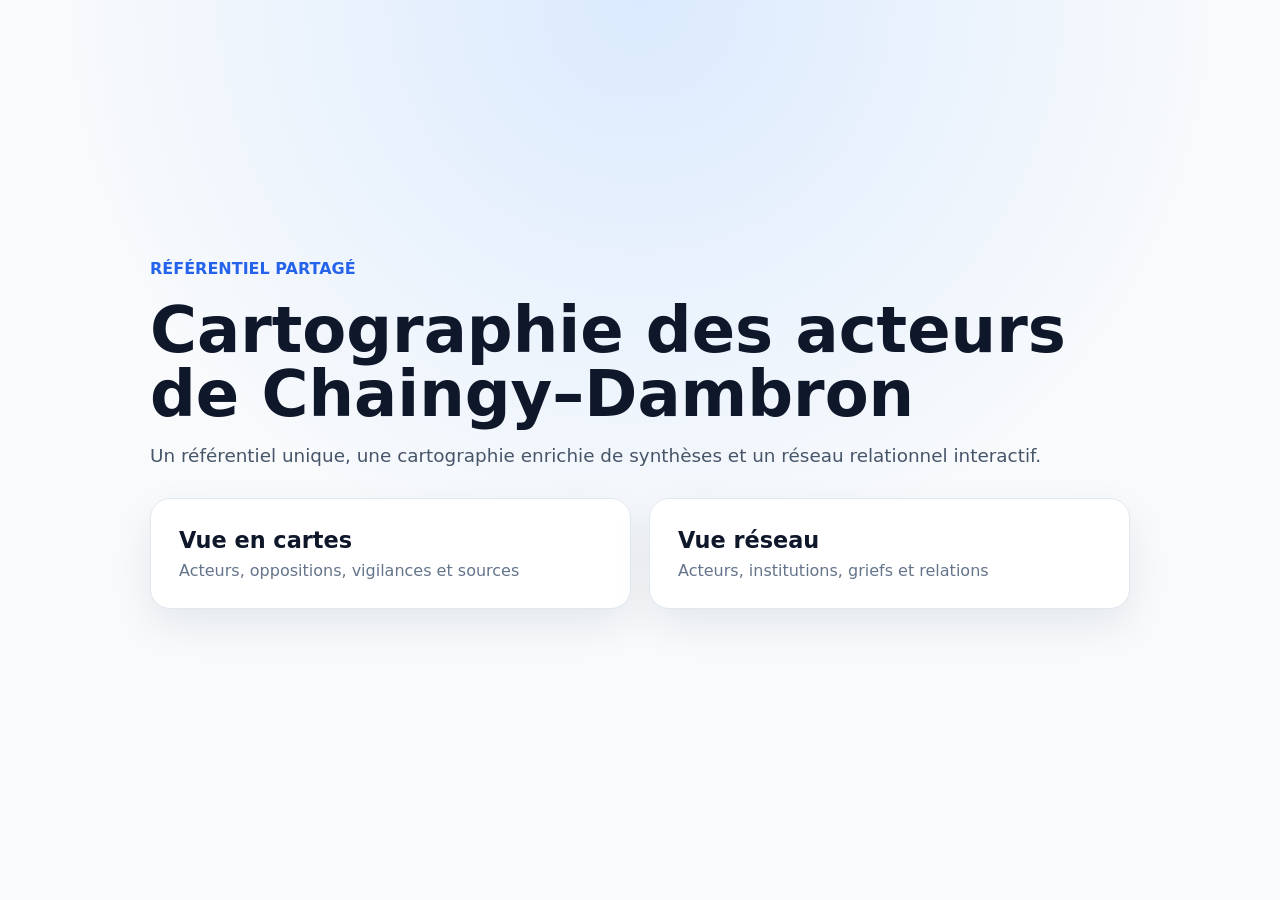
<file: index.html>
<!doctype html><html lang="fr"><head><meta charset="utf-8"><meta name="viewport" content="width=device-width,initial-scale=1"><title>Chaingy–Dambron</title><link rel="stylesheet" href="assets/css/common.css"></head><body><main class="landing"><div class="hero"><span class="eyebrow">Référentiel partagé</span><h1>Cartographie des acteurs de Chaingy–Dambron</h1><p>Un référentiel unique, une cartographie enrichie de synthèses et un réseau relationnel interactif.</p><div class="choices"><a class="choice" href="apps/cards/"><strong>Vue en cartes</strong><span>Acteurs, oppositions, vigilances et sources</span></a><a class="choice" href="apps/network/"><strong>Vue réseau</strong><span>Acteurs, institutions, griefs et relations</span></a></div></div></main></body></html>
</file>
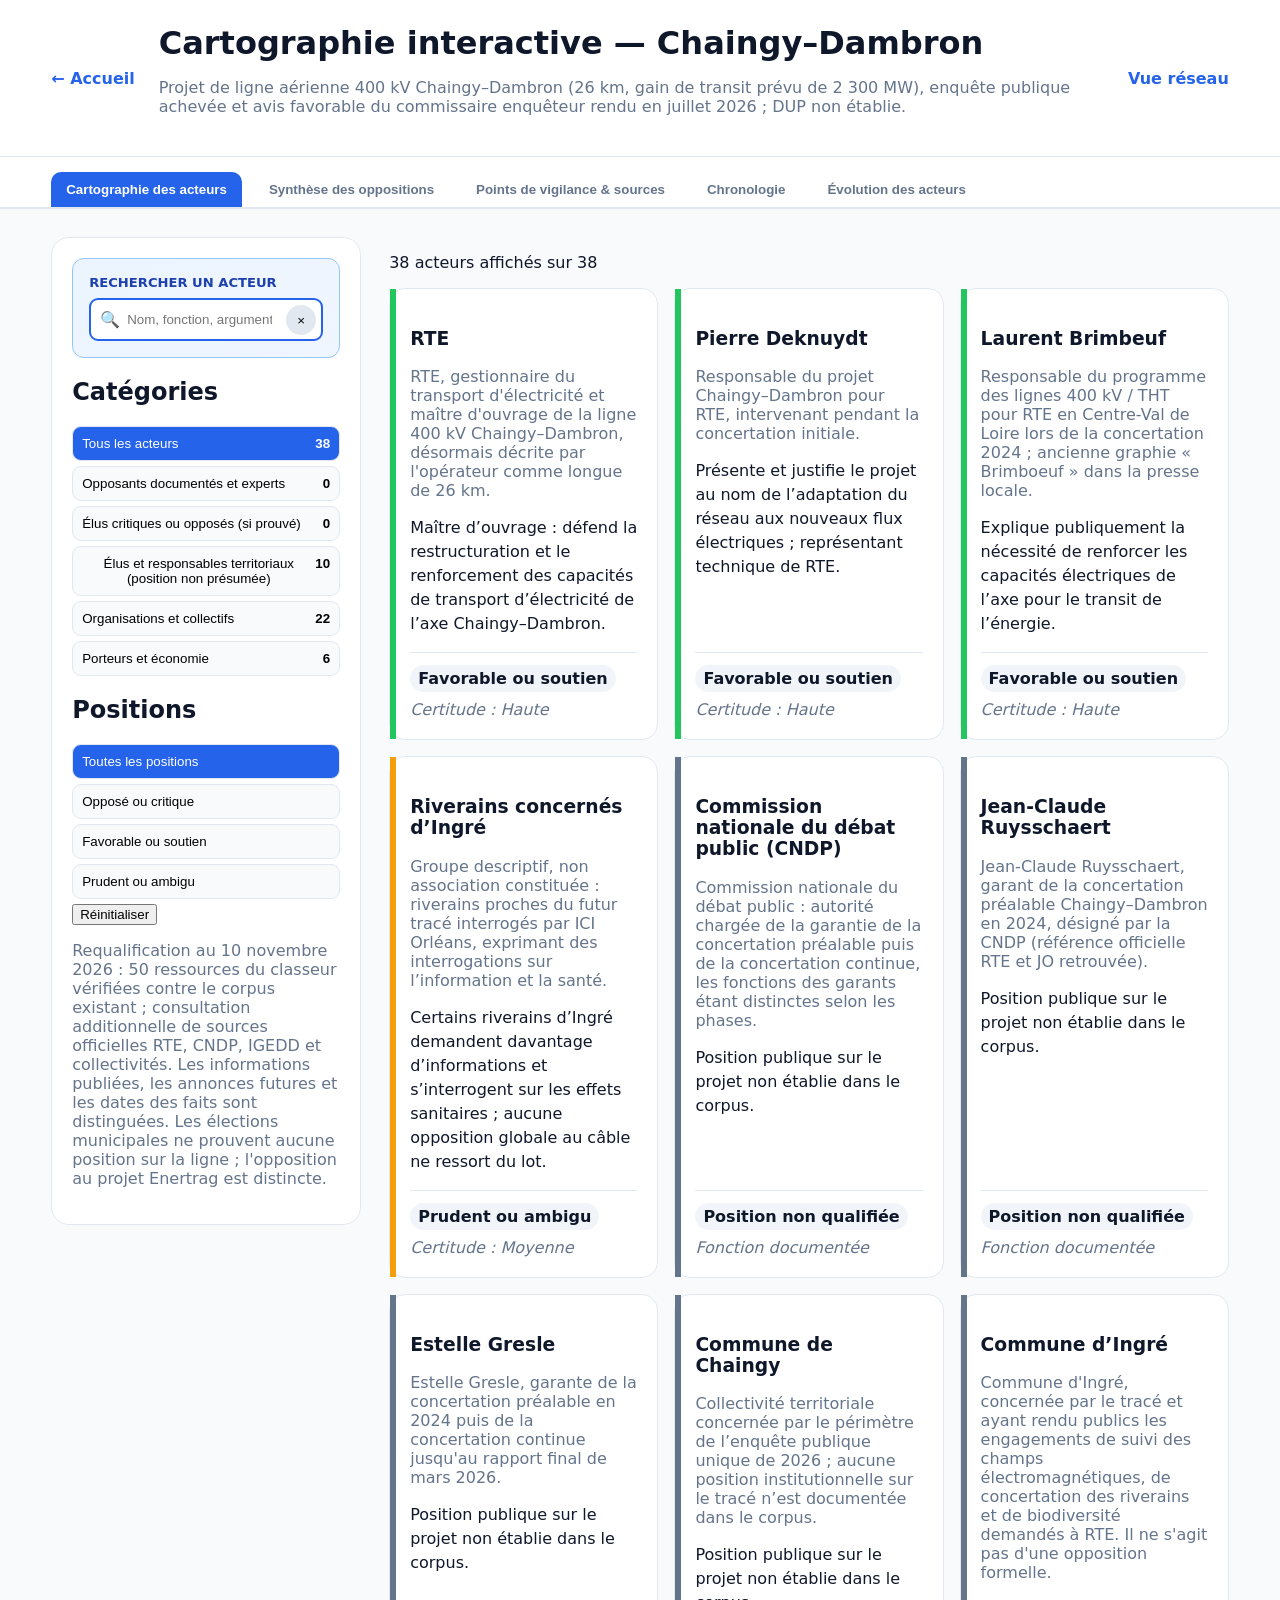
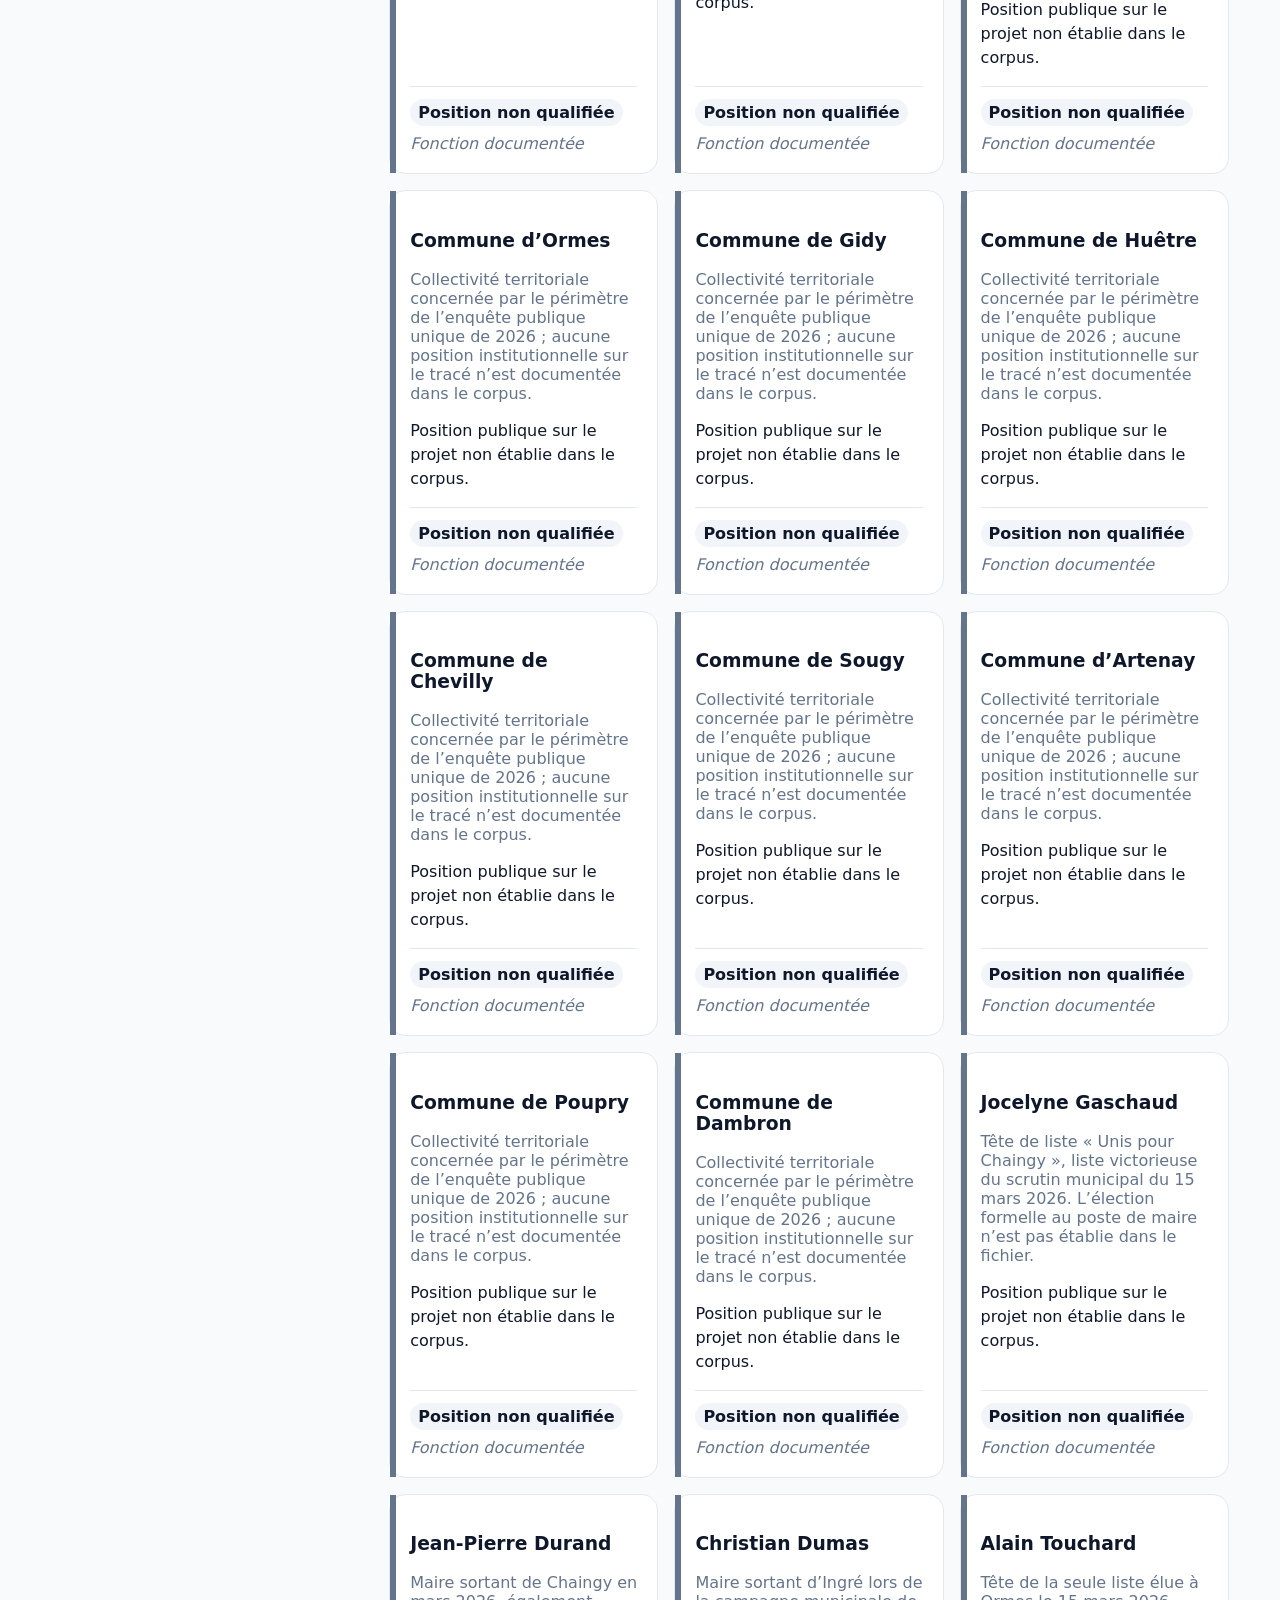
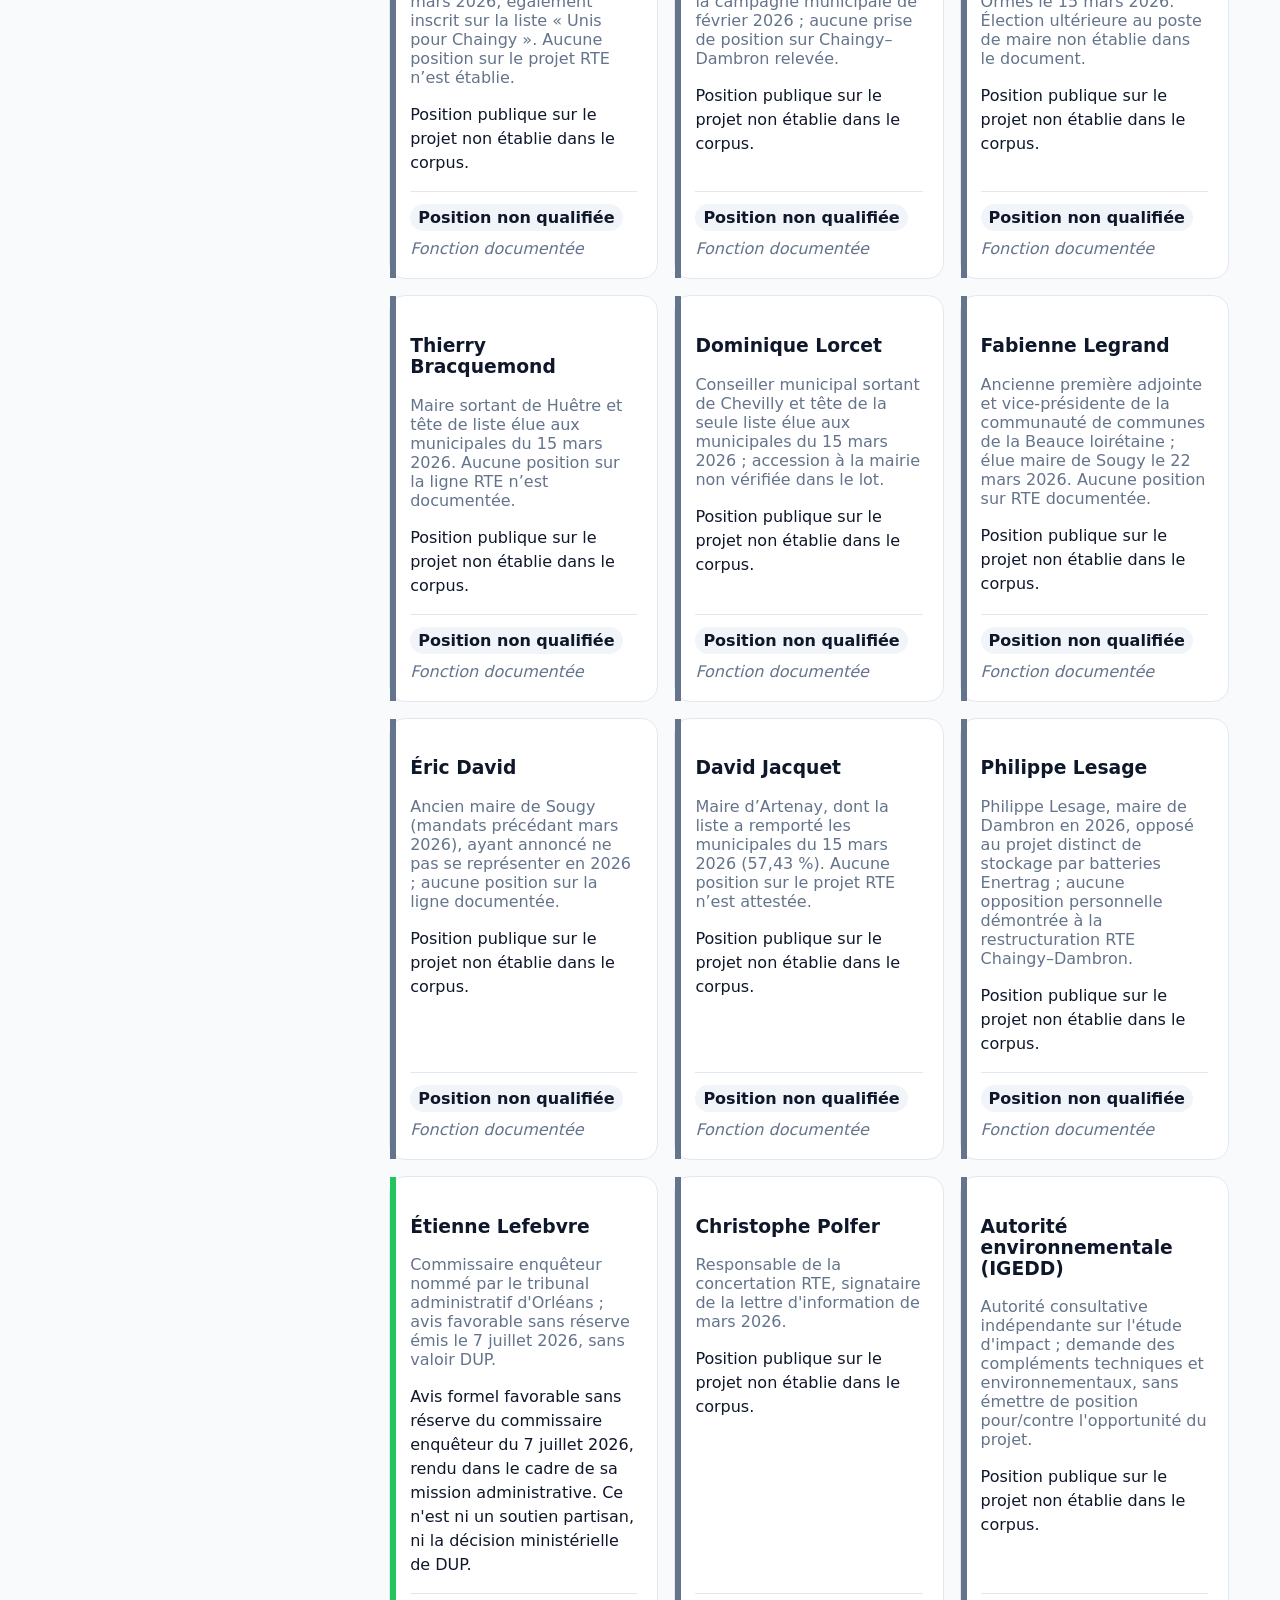
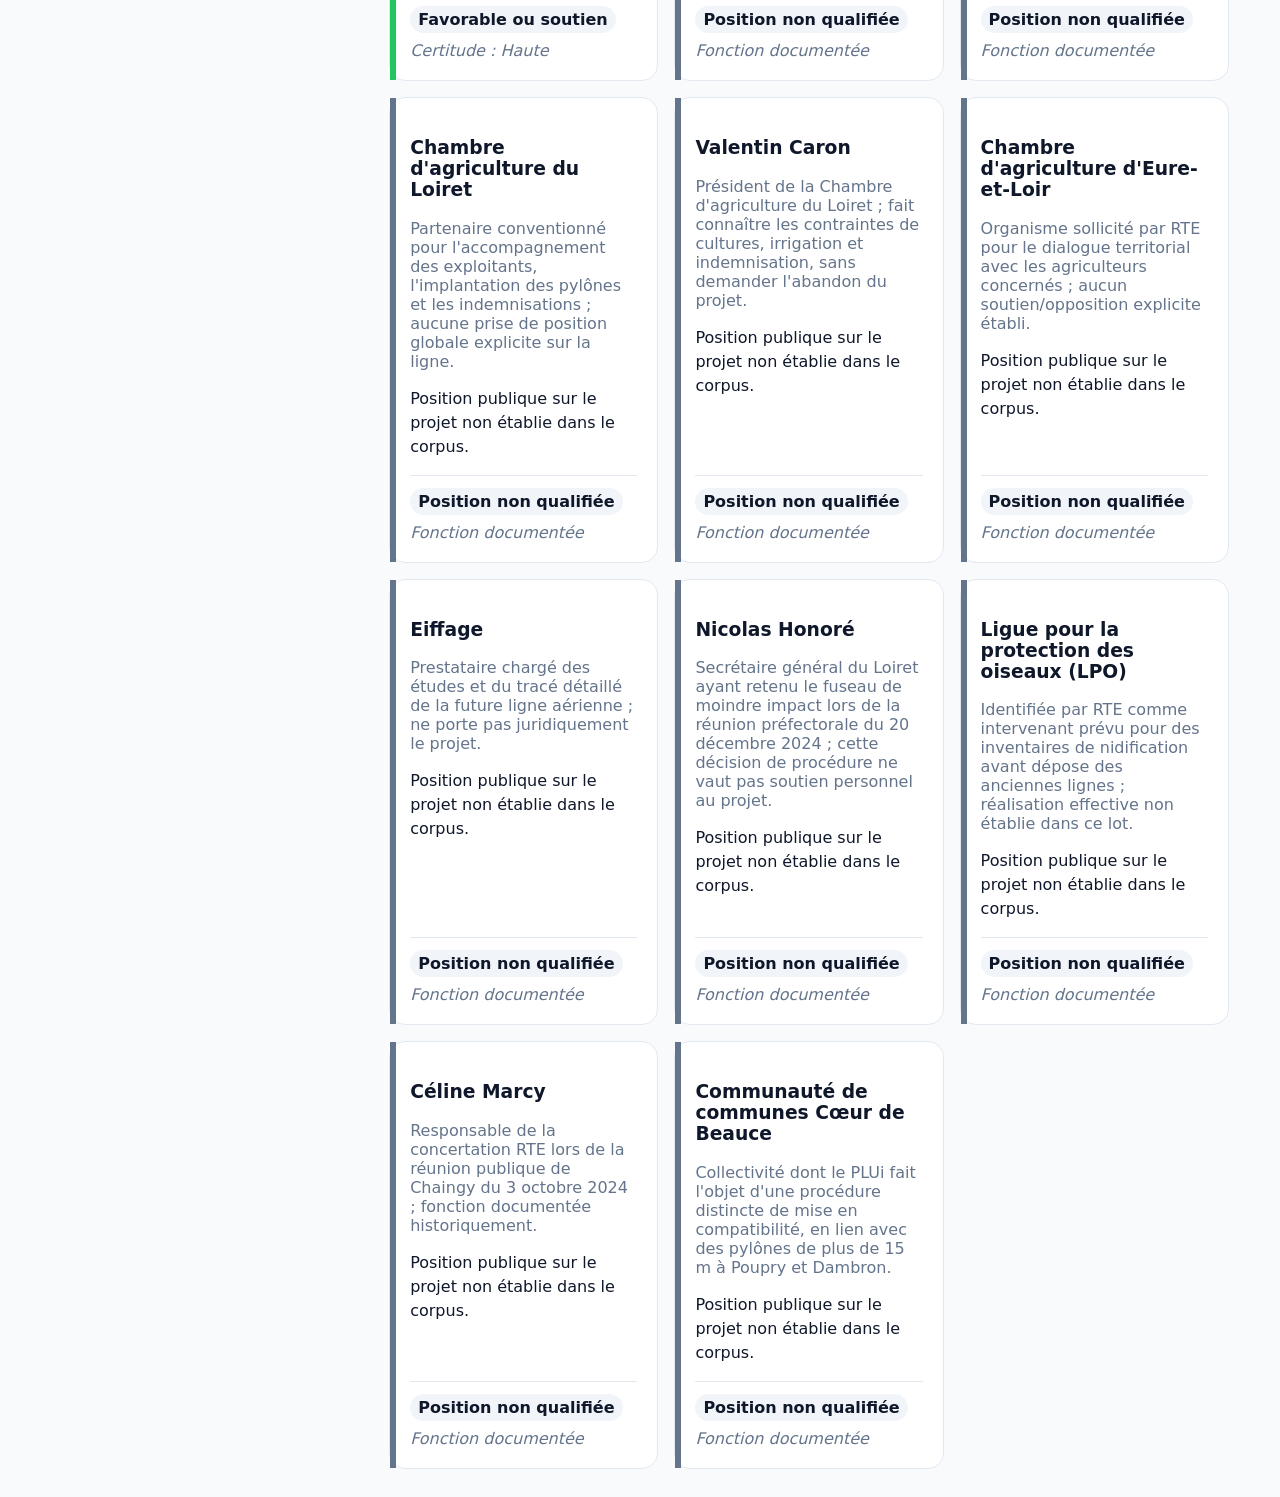
<file: apps/cards/index.html>
<!doctype html><html lang="fr"><head><meta charset="utf-8"><meta name="viewport" content="width=device-width,initial-scale=1"><title>Cartes — Chaingy–Dambron</title><link rel="stylesheet" href="../../assets/css/cards.css?v=chaingy-20261110"><link rel="stylesheet" href="../../assets/css/evolution.css?v=chaingy-20261110"></head><body><header><a href="../../">← Accueil</a><div><h1 id="title"></h1><p id="subtitle"></p></div><a href="../network/">Vue réseau</a></header><nav class="tabs"><button class="tab active" data-tab="carto">Cartographie des acteurs</button><button class="tab" data-tab="griefs">Synthèse des oppositions</button><button class="tab" data-tab="watch">Points de vigilance & sources</button><button class="tab" data-tab="timeline">Chronologie</button><button class="tab" data-tab="evolution">Évolution des acteurs</button></nav><main><section id="carto" class="pane active"><div class="layout"><aside><div class="searchbox"><label>Rechercher un acteur</label><div class="searchwrap"><span>🔍</span><input id="search" type="search" placeholder="Nom, fonction, argument..."><button id="clear">×</button></div></div><h2>Catégories</h2><div id="categories"></div><h2>Positions</h2><div id="stances"></div><button id="reset">Réinitialiser</button><p id="notice"></p></aside><section><p id="count"></p><div id="grid" class="grid"></div></section></div></section><section id="griefs" class="pane"><div id="griefGrid" class="griefGrid"></div></section><section id="watch" class="pane"><article class="listCard"><h2>🔍 Points de vigilance majeurs</h2><ul id="vigilance"></ul></article><article class="listCard"><h2>📰 Médias et sources répertoriés</h2><ul id="sources"></ul></article></section><section id="timeline" class="pane"><article class="listCard"><h2>Chronologie Chaingy–Dambron</h2><p>Procédures, décisions, annonces et prévisions sont distinguées, avec les preuves associées.</p></article><div id="timelineGrid" class="griefGrid"></div><article class="listCard"><h2>Repères techniques et réglementaires</h2><div id="factsGrid" class="griefGrid"></div></article></section><section id="evolution" class="pane"><div id="evolution-root"></div></section></main><dialog id="dialog"><button class="close">×</button><div id="detail"></div></dialog><script type="module" src="../../assets/js/cards.js?v=chaingy-20261110"></script></body></html>
</file>
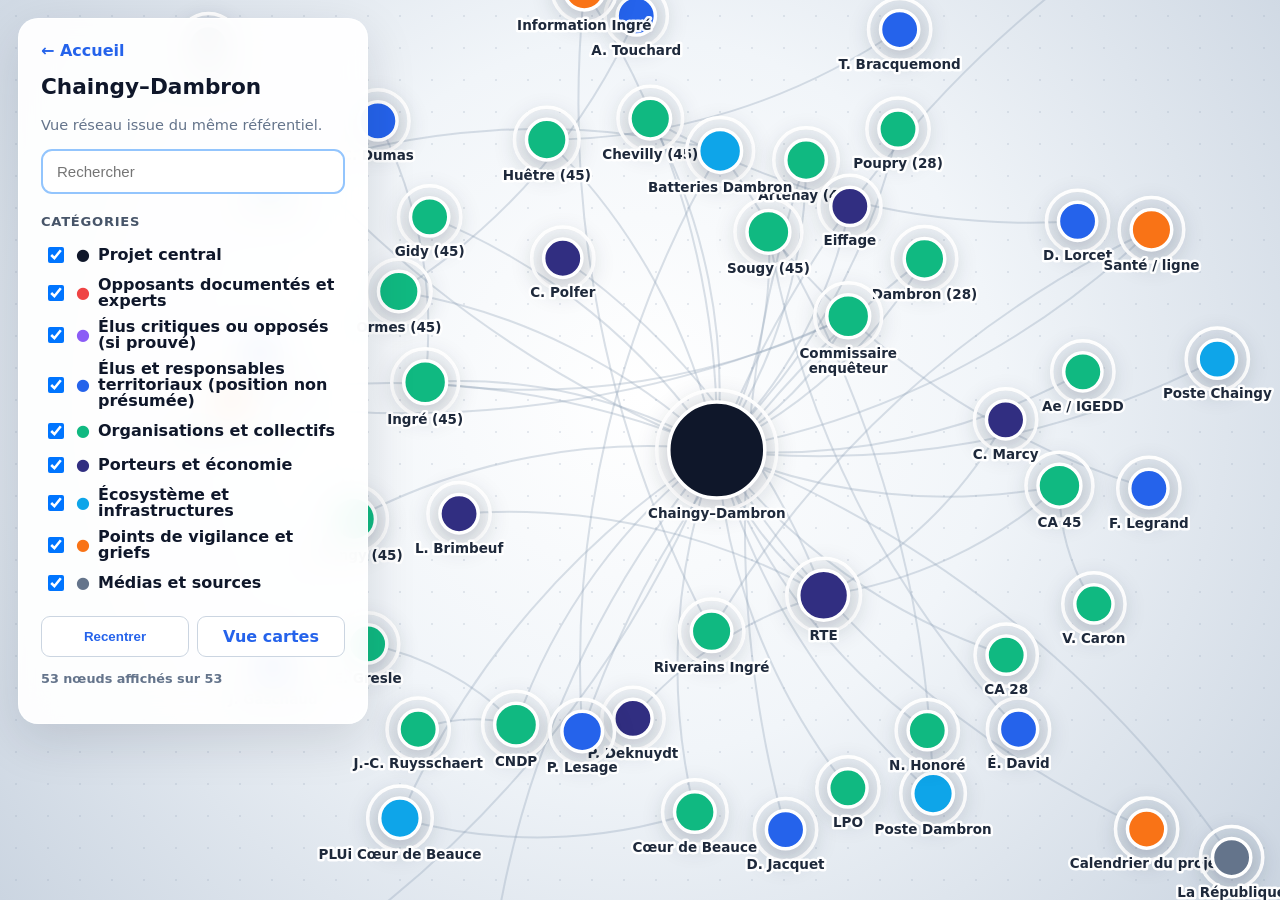
<file: apps/network/index.html>
<!doctype html><html lang="fr"><head><meta charset="utf-8"><meta name="viewport" content="width=device-width,initial-scale=1"><title>Vue réseau — Chaingy–Dambron</title><link rel="stylesheet" href="../../assets/css/network.css?v=chaingy-v1"></head><body><div id="app"><svg id="svg"></svg><aside class="left"><a href="../../">← Accueil</a><h1>Chaingy–Dambron</h1><p>Vue réseau issue du même référentiel.</p><input id="search" type="search" placeholder="Rechercher"><h2>Catégories</h2><div id="filters"></div><div class="buttons"><button id="center">Recentrer</button><a href="../cards/">Vue cartes</a></div><p id="count"></p></aside><aside id="panel" class="right"><button id="close">×</button><div id="details"></div></aside><div id="tip"></div></div><script type="module" src="../../assets/js/network.js?v=chaingy-v1"></script></body></html>
</file>
<file: assets/css/common.css>
*{box-sizing:border-box}body{margin:0;font-family:Inter,system-ui,sans-serif;background:#f8fafc;color:#0f172a}.landing{min-height:100vh;display:grid;place-items:center;padding:32px;background:radial-gradient(circle at top,#dbeafe,#f8fafc 52%)}.hero{max-width:980px}.eyebrow{color:#2563eb;font-weight:800;text-transform:uppercase}.hero h1{font-size:clamp(2.2rem,5vw,4.6rem);line-height:1;margin:.3em 0}.hero p{font-size:1.15rem;color:#475569}.choices{display:grid;grid-template-columns:repeat(2,1fr);gap:18px;margin:32px 0}.choice{display:flex;flex-direction:column;gap:8px;text-decoration:none;color:inherit;background:white;padding:28px;border-radius:20px;border:1px solid #e2e8f0;box-shadow:0 16px 40px #0f172a14}.choice:hover{transform:translateY(-4px);border-color:#60a5fa}.choice strong{font-size:1.4rem}.choice span{color:#64748b}@media(max-width:700px){.choices{grid-template-columns:1fr}}
</file>
<file: assets/css/cards.css>
:root{--blue:#2563eb;--border:#e2e8f0}*{box-sizing:border-box}body{margin:0;font-family:Inter,system-ui,sans-serif;background:#f8fafc;color:#0f172a}header{display:flex;align-items:center;gap:24px;padding:24px 4vw;background:white;border-bottom:1px solid var(--border)}header div{flex:1}header h1{margin:0}header p,.role,.muted,#notice{color:#64748b}header a{color:var(--blue);font-weight:700;text-decoration:none}.tabs{display:flex;gap:12px;padding:15px 4vw 0;background:white;border-bottom:2px solid var(--border)}.tab{border:0;background:none;padding:10px 15px;border-radius:10px 10px 0 0;color:#64748b;font-weight:700}.tab.active{background:var(--blue);color:white}.pane{display:none;padding:28px 4vw}.pane.active{display:block}.layout{display:grid;grid-template-columns:310px 1fr;gap:28px}aside{position:sticky;top:18px;align-self:start;background:white;border:1px solid var(--border);border-radius:18px;padding:20px}.searchbox{padding:16px;border:1px solid #93c5fd;border-radius:12px;background:linear-gradient(135deg,#dbeafe88,#eff6ff)}.searchbox label{display:block;color:#1e40af;font-weight:800;text-transform:uppercase;font-size:.82rem}.searchwrap{position:relative;margin-top:8px}.searchwrap span{position:absolute;left:11px;top:12px}.searchwrap input{width:100%;padding:12px 36px;border:2px solid var(--blue);border-radius:9px}.searchwrap button{position:absolute;right:7px;top:7px;border:0;background:#e2e8f0;border-radius:50%;width:30px;height:30px}.filter{width:100%;display:flex;justify-content:space-between;margin:5px 0;padding:9px;border:1px solid var(--border);background:#f8fafc;border-radius:9px}.filter.active{background:var(--blue);color:white}.grid{display:grid;grid-template-columns:repeat(auto-fill,minmax(245px,1fr));gap:16px}.card{position:relative;display:flex;flex-direction:column;background:white;border:1px solid var(--border);border-radius:16px;padding:20px;min-height:270px;cursor:pointer}.card:before{content:"";position:absolute;inset:0 auto 0 0;width:6px;background:var(--stance)}.position{flex:1;line-height:1.5}.footer{display:flex;flex-direction:column;align-items:flex-start;gap:8px;border-top:1px solid var(--border);padding-top:12px}.badge{padding:4px 8px;border-radius:99px;background:#f1f5f9;font-weight:800}.footer span:last-child{color:#64748b;font-style:italic}.griefGrid{display:grid;grid-template-columns:repeat(auto-fill,minmax(390px,1fr));gap:20px}.griefCard,.listCard{background:white;border:1px solid var(--border);border-radius:16px;padding:24px}.listCard{margin-bottom:20px}.listCard li{margin:10px 0;line-height:1.5}dialog{width:min(780px,calc(100% - 28px));border:0;border-radius:20px;padding:28px}.close{float:right}.proof,.relation{padding:12px;margin:9px 0;background:#f8fafc;border-left:4px solid var(--blue);border-radius:8px}.proof small{display:block;color:#64748b}@media(max-width:850px){.layout{grid-template-columns:1fr}aside{position:static}.tabs{flex-wrap:wrap}.griefGrid{grid-template-columns:1fr}}

.pane .timeline-date{display:block;margin-bottom:7px;color:#475569;font-weight:800}.pane .factValue{font-size:1.38rem;color:#0f766e;font-weight:800}.pane .griefCard a{color:#1d4ed8}.pane .griefCard small{display:block;line-height:1.55}.tabs{overflow-x:auto;flex-wrap:wrap}.tab{cursor:pointer}.tab:focus-visible{outline:3px solid #f59e0b;outline-offset:2px}
</file>
<file: assets/css/evolution.css>
/* Styles isolés de l'onglet Évolution */
.evolution-app { display: grid; gap: 22px; }
.evolution-top { display: flex; align-items: center; justify-content: space-between; gap: 20px; flex-wrap: wrap; }
.evolution-top h2 { margin: 0 0 4px; font-size: 1.55rem; }
.evolution-top p { margin: 0; color: var(--muted, #64748b); }
.evolution-modes { display: flex; gap: 5px; padding: 5px; border-radius: 12px; background: #e2e8f0; }
.evolution-modes button { border: 0; padding: 10px 16px; border-radius: 9px; cursor: pointer; background: transparent; color: #475569; font-weight: 700; }
.evolution-modes button.is-active { background: #fff; color: #1d4ed8; box-shadow: 0 2px 5px #0f172a16; }
.evolution-metrics { display: grid; grid-template-columns: repeat(3, minmax(0, 1fr)); gap: 12px; }
.evolution-metric, .evolution-panel { background: #fff; border: 1px solid var(--border, #e2e8f0); border-radius: 12px; box-shadow: var(--shadow, 0 3px 8px #0f172a0a); }
.evolution-metric { padding: 18px; display: grid; gap: 5px; }
.evolution-metric span { font-size: .85rem; color: var(--muted, #64748b); }
.evolution-metric strong { font-size: 2rem; font-variant-numeric: tabular-nums; }
.evolution-panel { padding: 24px; min-width: 0; }
.evolution-section-title { display: flex; justify-content: space-between; align-items: center; gap: 18px; flex-wrap: wrap; margin-bottom: 18px; }
.evolution-section-title h3 { margin: 0; font-size: 1.1rem; }
.evolution-section-title label { display: flex; align-items: center; gap: 8px; color: #475569; font-size: .85rem; font-weight: 600; }
.evolution-section-title select, .evolution-section-title input { padding: 9px 12px; border: 1px solid #cbd5e1; border-radius: 9px; background: #fff; color: #0f172a; font: inherit; min-width: 160px; }
.evolution-chart { width: 100%; overflow-x: auto; }
.evolution-chart svg { display: block; height: auto; max-height: 400px; }
.evolution-legend { display: flex; flex-wrap: wrap; gap: 9px; margin-top: 16px; }
.evolution-legend-button { display: inline-flex; align-items: center; gap: 7px; border: 1px solid #cbd5e1; border-radius: 999px; padding: 6px 10px; background: #fff; color: #64748b; font-size: .82rem; cursor: pointer; opacity: .5; }
.evolution-legend-button.is-on { opacity: 1; color: #0f172a; }
.evolution-swatch { display: inline-block; flex-shrink: 0; width: 12px; height: 12px; border-radius: 3px; }
.evolution-hint { font-size: .83rem; color: var(--muted, #64748b); }
.evolution-roster { display: grid; gap: 9px; }
.evolution-person { display: flex; align-items: flex-start; gap: 12px; padding: 12px; border-radius: 9px; border: 1px solid #e2e8f0; }
.evolution-person .evolution-swatch { margin-top: 5px; }
.evolution-person strong { display: block; font-size: .92rem; }
.evolution-person small { display: block; color: #64748b; margin-top: 3px; line-height: 1.45; }
.evolution-warning { color: #92400e; font-size: .85rem; }
.evolution-empty h2 { margin-top: 0; }
@media (max-width: 650px) {
  .evolution-metrics { grid-template-columns: 1fr; }
  .evolution-panel { padding: 15px; } 
  .evolution-section-title { align-items: stretch; flex-direction: column; }
  .evolution-section-title input { width: 100%; }
}

/* Ajustements Bosquel : isolation des contrôles du graphique et traçabilité. */
#evolution .evolution-wrap{max-width:1400px}
#evolution .evolution-method{font-size:.82rem;line-height:1.45;margin-top:8px;max-width:880px;color:#64748b}
#evolution .evolution-sources a{color:#1d4ed8;text-decoration:underline;text-underline-offset:2px}
#evolution .evolution-person>div{min-width:0}
#evolution .evolution-section-title input{width:auto;margin-top:0;border:1px solid #cbd5e1}
#evolution .evolution-section-title select{margin-top:0;width:auto}
#evolution .evolution-person small{overflow-wrap:anywhere}

/* Escaudain — classification des positions et filtres de périmètre. */
#evolution .evolution-scope{display:flex;gap:5px;background:#e2e8f0;padding:5px;border-radius:12px;flex-wrap:wrap}
#evolution .evolution-scope button{border:0;background:transparent;border-radius:9px;cursor:pointer;padding:10px 13px;font-weight:700;color:#475569}
#evolution .evolution-scope button.is-active{background:#fff;color:#1d4ed8;box-shadow:0 2px 5px #0f172a16}
#evolution .evolution-top{align-items:flex-start}
#evolution .evolution-method{max-width:920px;line-height:1.5;margin-top:9px;font-size:.86rem}
#evolution .evolution-sources a{color:#1d4ed8;text-decoration:underline;text-underline-offset:2px}
#evolution .evolution-person small{overflow-wrap:anywhere}
#evolution .evolution-section-title input,#evolution .evolution-section-title select{width:auto;margin-top:0}
@media (max-width:900px){#evolution .evolution-scope,#evolution .evolution-modes{width:100%;justify-content:flex-start;flex-wrap:wrap}}

#evolution .evolution-app{max-width:1420px;margin:auto}
#evolution .evolution-method{max-width:950px;line-height:1.5;font-size:.84rem;margin-top:8px}
#evolution .evolution-modes,#evolution .evolution-scope{flex-wrap:wrap}
#evolution .evolution-sources a{color:#2563eb;text-decoration:underline}
#evolution .evolution-person small{overflow-wrap:anywhere}
@media(max-width:850px){#evolution .evolution-modes{width:100%}}
</file>
<file: assets/css/network.css>
*{box-sizing:border-box}body{margin:0;font-family:Inter,system-ui,-apple-system,"Segoe UI",sans-serif;overflow:hidden;color:#0f172a}#app{width:100vw;height:100vh;background:radial-gradient(circle at 50% 44%,#fff 0,#f1f5f9 44%,#cbd5e1 100%);position:relative}#app:before{content:"";position:absolute;inset:0;background-image:radial-gradient(#94a3b8 1px,transparent 1px);background-size:32px 32px;opacity:.22;pointer-events:none}svg{position:relative;width:100%;height:100%;cursor:grab}.left,.right{position:absolute;top:18px;background:#fffffff0;backdrop-filter:blur(16px);border:1px solid #ffffffcc;border-radius:20px;box-shadow:0 16px 50px #0f172a22;padding:22px;z-index:5}.left{left:18px;width:350px;max-height:calc(100vh - 36px);overflow:auto}.right{right:18px;width:430px;max-height:calc(100vh - 36px);overflow:auto;transform:translateX(120%);opacity:0;pointer-events:none;transition:transform .3s,opacity .3s}.right.active{transform:none;opacity:1;pointer-events:auto}.left>a{color:#2563eb;font-weight:750;text-decoration:none}.left h1{font-size:1.35rem;margin:14px 0 4px}.left>p{color:#64748b;font-size:.91rem;line-height:1.45}.left input{width:100%;padding:12px 14px;border:2px solid #93c5fd;border-radius:11px;font-size:.94rem}.left h2{font-size:.82rem;text-transform:uppercase;letter-spacing:.055em;color:#475569;margin:20px 0 9px}.check{display:grid;grid-template-columns:20px 14px minmax(0,1fr);align-items:center;column-gap:8px;min-height:34px;padding:5px 7px;border-radius:8px;font-size:.94rem;font-weight:600;line-height:1.25}.check:hover{background:#f1f5f9}.check input{width:16px;height:16px;margin:0}.check span{font-size:1rem;line-height:1}.buttons{display:flex;gap:8px;margin-top:16px}.buttons button,.buttons a{flex:1;padding:10px;text-align:center;border:1px solid #cbd5e1;border-radius:9px;background:white;text-decoration:none;color:#2563eb;font-weight:750}.right>button{float:right;border:0;border-radius:50%;width:34px;height:34px;font-size:1.1rem}.node{cursor:pointer;transition:opacity .22s}.node circle{stroke:#fff;stroke-width:3.5;filter:drop-shadow(0 5px 9px #0f172a3b);transition:transform .22s,filter .22s,stroke .22s,stroke-width .22s}.node text{font-size:13.5px;font-weight:800;text-anchor:middle;paint-order:stroke fill;stroke:#fffffff2;stroke-width:5px;stroke-linejoin:round;fill:#1e293b;pointer-events:none;transition:font-size .22s,opacity .22s}.node:hover circle,.node.active circle{transform:scale(1.2);stroke:#0f172a;stroke-width:4.5;filter:drop-shadow(0 8px 15px #0f172a55)}.node:hover text,.node.active text{font-size:15px}.node.dimmed{opacity:.12}.link{fill:none;stroke:#94a3b8;stroke-opacity:.34;stroke-width:2;cursor:pointer;transition:stroke .2s,stroke-opacity .2s,stroke-width .2s}.link:hover,.link.active{stroke:#2563eb;stroke-opacity:.95;stroke-width:4}.link.dimmed{stroke-opacity:.035}.hidden{display:none}.proof,.relationBox{padding:12px;margin:9px 0;background:#f8fafc;border-radius:9px;border-left:4px solid #2563eb;line-height:1.45}.right a{color:#2563eb}#tip{position:absolute;display:none;z-index:20;max-width:330px;background:#0f172af2;color:white;padding:10px 13px;border-radius:10px;font-size:.84rem;line-height:1.35;pointer-events:none;box-shadow:0 12px 30px #0f172a55}#tip strong{display:block;font-size:.92rem;margin-bottom:3px}#tip small{color:#cbd5e1}#count{font-size:.8rem;font-weight:700;color:#64748b}@media(max-width:780px){.left{width:calc(100% - 36px);max-height:40vh;top:auto;bottom:18px}.right{width:calc(100% - 36px);max-height:56vh}.node text{font-size:12px}}
</file>
